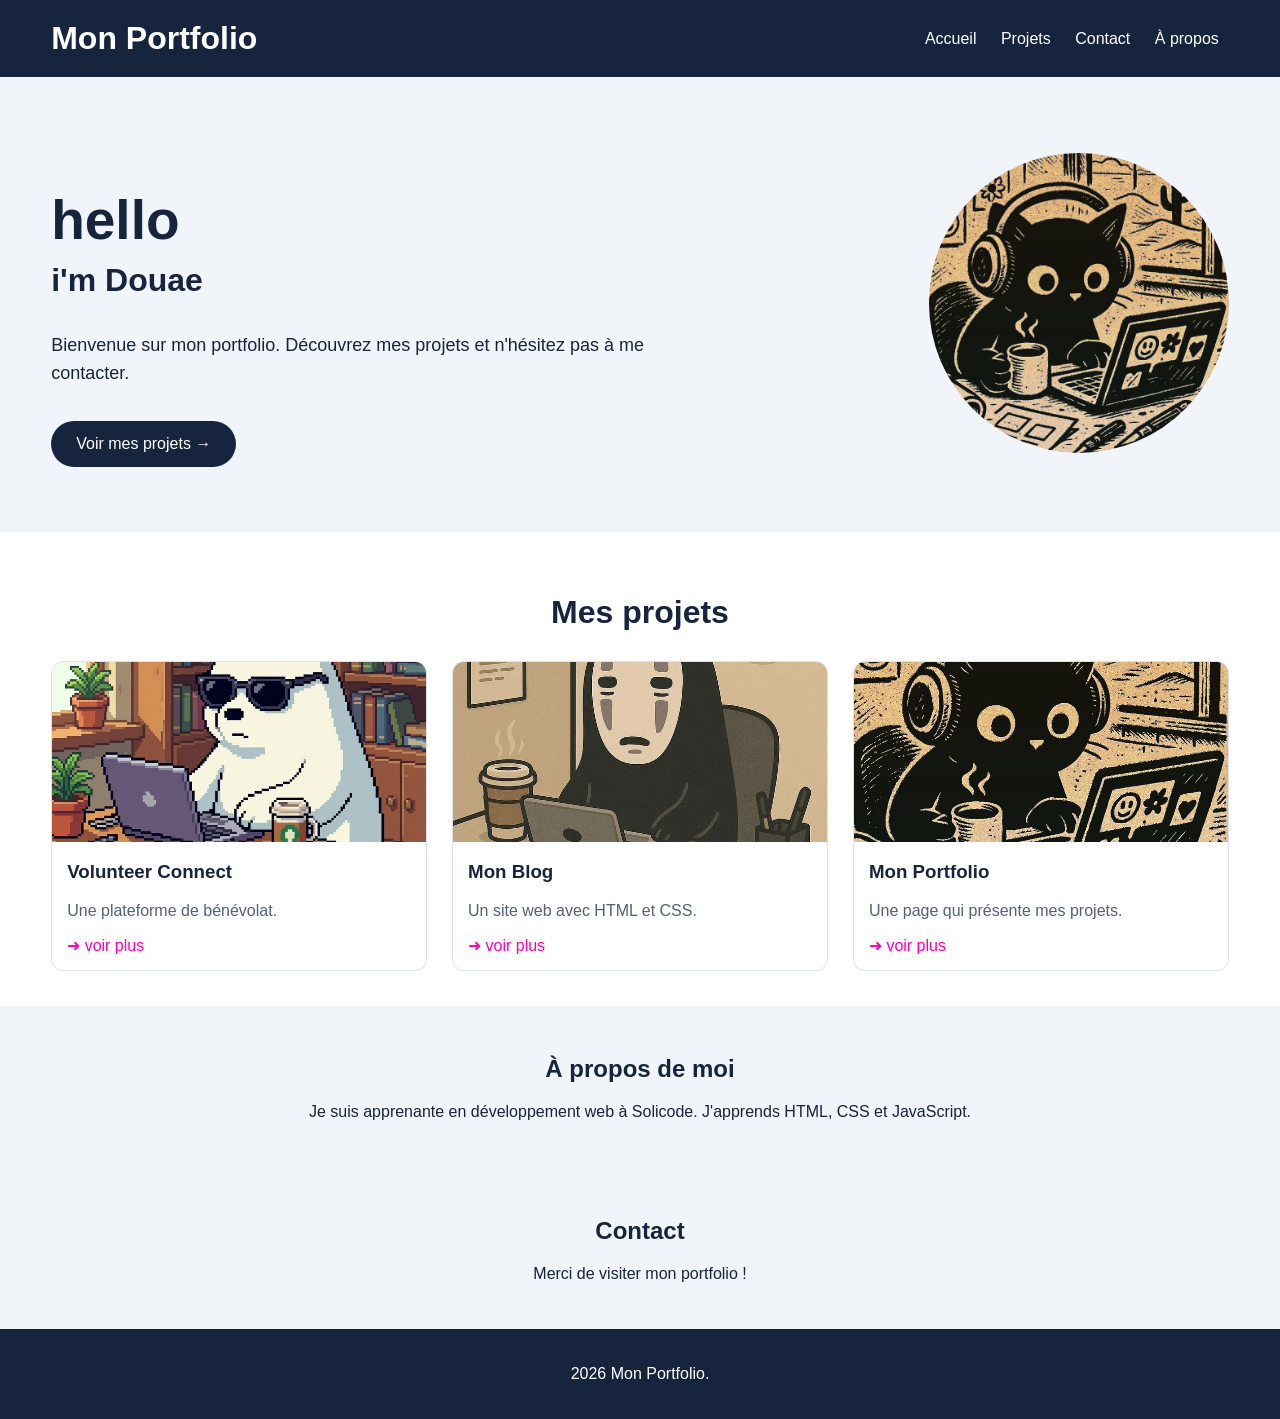
<file: PORTFOLIO/index.html>
<!DOCTYPE html>
<html lang="fr">

<head>
    <meta charset="UTF-8">
    <meta name="portfolio" content="mon projets">

    <title>Mon Portfolio</title>

    <link rel="stylesheet" href="CSS/style.css">
</head>

<body>

    <header>

        <h1>Mon Portfolio</h1>

        <nav>
            <a href="#accueil">Accueil</a>
            <a href="#projets">Projets</a>
            <a href="#contact">Contact</a>
            <a href="#apropos">À propos</a>
        </nav>

    </header>

    <main>

        <section id="accueil" class="accueil">

            <div class="accueil-texte">

                <h2>hello</h2>

                <h3>i'm Douae</h3>

                <p>
                    Bienvenue sur mon portfolio.
                    Découvrez mes projets et n'hésitez pas
                    à me contacter.
                </p>

                <a href="#projets" class="bouton">
                    Voir mes projets →
                </a>
            </div>
            <div class="accueil-image">
                <img src="images/cat.jpg" >
            </div>

        </section>

        <section id="projets" class="section-projets">

            <h2>Mes projets</h2>

            <div class="grille-projets">
   
                <article class="carte">

                    <img src="images/dev.jpg" alt="Volunteer Connect">

                    <div class="contenu">
                        <h3>Volunteer Connect</h3>
                        <p>Une plateforme de bénévolat.</p>
                        <a href="#">➜ voir plus</a>
                    </div>

                </article>

                <article class="carte">

                    <img src="images/toto.jpg" alt="Mon Blog">

                    <div class="contenu">
                        <h3>Mon Blog</h3>
                        <p>Un site web avec HTML et CSS.</p>
                        <a href="#">➜ voir plus</a>
                    </div>

                </article>

                <article class="carte">

                    <img src="images/cat.jpg" alt="Mon Portfolio">

                    <div class="contenu">
                        <h3>Mon Portfolio</h3>
                        <p>Une page qui présente mes projets.</p>
                        <a href="#">➜ voir plus</a>
                    </div>

                </article>

            </div>

        </section>

        <section id="apropos" class="apropos">

            <h2>À propos de moi</h2>

            <p>
                Je suis apprenante en développement web
                à Solicode. J'apprends HTML, CSS et JavaScript.
            </p>

        </section>

        <section id="contact" class="contact">

            <h2>Contact</h2>

            <p>Merci de visiter mon portfolio !</p>

        </section>

    </main>

    <footer>

        <p>2026 Mon Portfolio.</p>

    </footer>

</body>
</html>
</file>
<file: PORTFOLIO/CSS/style.css>
body {
    margin: 0;
    font-family: Arial, sans-serif;
    background-color: white;
    color: #17243D;
}

header {
    background-color: #17243D;
    color: white;
    padding: 20px 4%;
    display: flex;
    justify-content: space-between;
    align-items: center;
}

header h1 {
    margin: 0;
}

nav a {
    color: white;
    text-decoration: none;
    margin: 10px;
}

.accueil {
    background-color: #F1F5FA;
    padding: 65px 4%;
    display: flex;
    justify-content: space-between;
    align-items: center;
    gap: 30px;
}

.accueil-texte {
    flex: 1;
}

.accueil h2 {
    font-size: 55px;
    margin-bottom: 10px;
}

.accueil h3 {
    font-size: 32px;
    margin-top: 10px;
}

.accueil p {
    font-size: 18px;
    line-height: 1.6;
    max-width: 600px;
}

.accueil-image img {
    width: 300px;
    height: 300px;
    object-fit: cover;
    border-radius: 50%;
}

.bouton {
    display: inline-block;
    background-color: #17243D;
    color: white;
    padding: 14px 25px;
    text-decoration: none;
    border-radius: 25px;
    margin-top: 15px;
}

.section-projets {
    padding: 35px 4%;
}

.section-projets h2 {
    text-align: center;
    font-size: 32px;
    margin-bottom: 30px;
}

.grille-projets {
    display: flex;
    gap: 25px;
}

.carte {
    flex: 1;
    border: 1px solid #DCE3EC;
    border-radius: 12px;
    overflow: hidden;
}

.carte img {
    width: 100%;
    height: 180px;
    object-fit: cover;
}


.contenu a{
    text-decoration: none;
    color: rgb(255, 0, 179);
}

.contenu {
    padding: 15px;
}

.contenu h3 {
    margin-top: 0;
}

.contenu p {
    color: #536176;
}

.apropos,
.contact {
    padding: 30px 4%;
    text-align: center;
    background-color: #F1F5FA;
}

footer {
    background-color: #17243D;
    color: white;
    text-align: center;
    padding: 20px;
}
</file>
